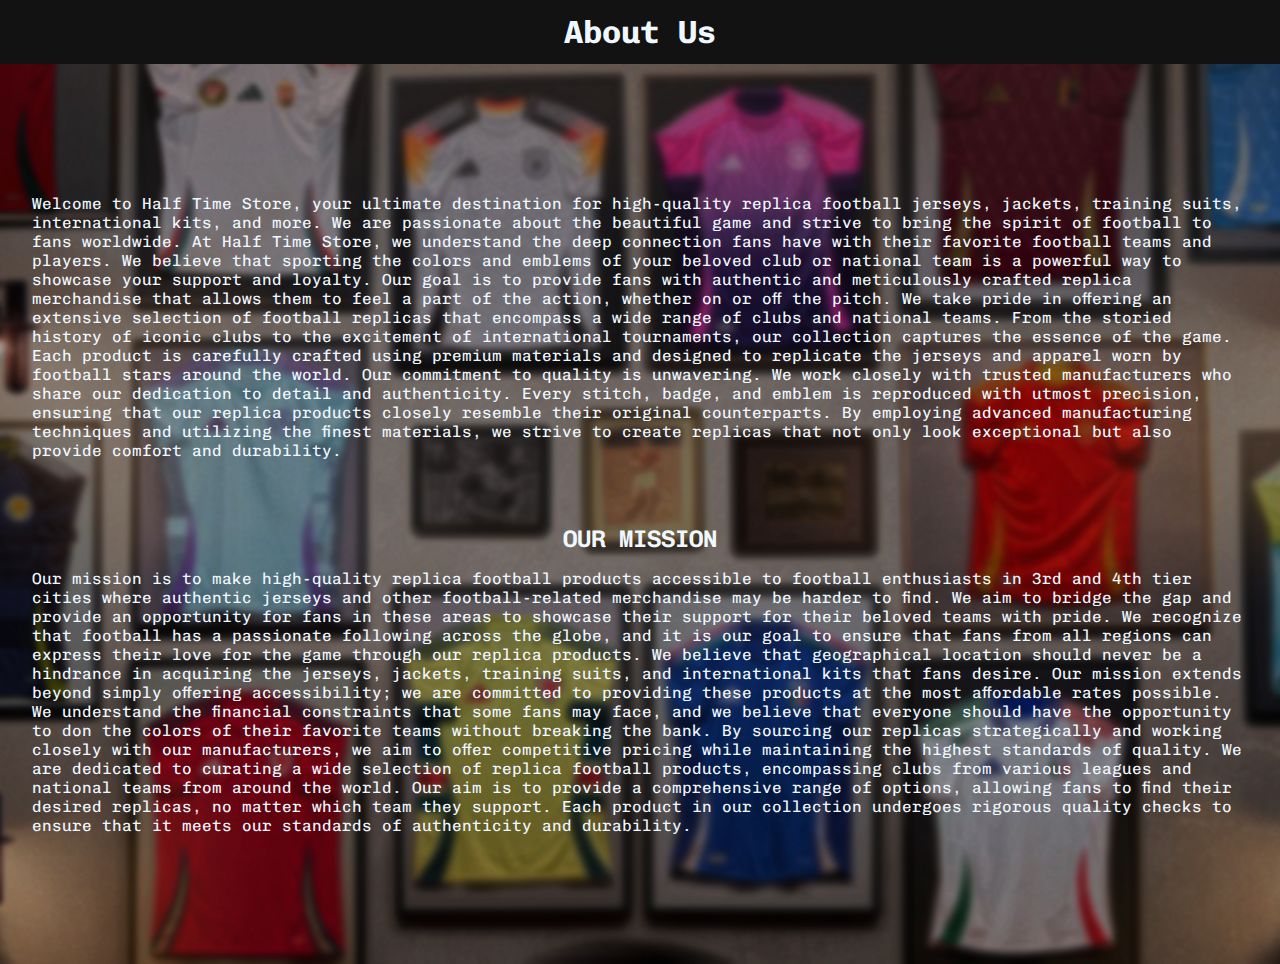
<file: about.html>
<!DOCTYPE html>
<html lang="en">

<head>
    <meta charset="UTF-8">
    <meta name="viewport" content="width=device-width, initial-scale=1.0">
    <title>About Us</title>
    <link rel="stylesheet" href="./aboutus-style.css">
    <link rel="preconnect" href="https://fonts.googleapis.com">
    <link rel="preconnect" href="https://fonts.gstatic.com" crossorigin>
    <link
        href="https://fonts.googleapis.com/css2?family=Bree+Serif&family=Chivo+Mono:ital,wght@0,100..900;1,100..900&family=Kanit:ital,wght@1,300&display=swap"
        rel="stylesheet">
</head>

<body>
    <div class="outer-container">
        <div class="head">
            <h1>About Us</h1>
        </div>
        <div class="container">
            <div class="first-box">
                <p>Welcome to Half Time Store, your ultimate destination for high-quality replica football jerseys,
                    jackets, training suits, international kits, and more. We are passionate about the beautiful game
                    and strive to bring the spirit of football to fans worldwide.
                    At Half Time Store, we understand the deep connection fans have with their favorite football teams
                    and players. We believe that sporting the colors and emblems of your beloved club or national team
                    is a powerful way to showcase your support and loyalty. Our goal is to provide fans with authentic
                    and meticulously crafted replica merchandise that allows them to feel a part of the action, whether
                    on or off the pitch.
                    We take pride in offering an extensive selection of football replicas that encompass a wide range of
                    clubs and national teams. From the storied history of iconic clubs to the excitement of
                    international tournaments, our collection captures the essence of the game. Each product is
                    carefully crafted using premium materials and designed to replicate the jerseys and apparel worn by
                    football stars around the world.
                    Our commitment to quality is unwavering. We work closely with trusted manufacturers who share our
                    dedication to detail and authenticity. Every stitch, badge, and emblem is reproduced with utmost
                    precision, ensuring that our replica products closely resemble their original counterparts. By
                    employing advanced manufacturing techniques and utilizing the finest materials, we strive to create
                    replicas that not only look exceptional but also provide comfort and durability.</p>
            </div>
            <div class="second-box">
                <h2>OUR MISSION</h2>
                <p>Our mission is to make high-quality replica football products accessible to football enthusiasts in
                    3rd and 4th tier cities where authentic jerseys and other football-related merchandise may be harder
                    to find. We aim to bridge the gap and provide an opportunity for fans in these areas to showcase
                    their support for their beloved teams with pride.
                    We recognize that football has a passionate following across the globe, and it is our goal to ensure
                    that fans from all regions can express their love for the game through our replica products. We
                    believe that geographical location should never be a hindrance in acquiring the jerseys, jackets,
                    training suits, and international kits that fans desire.
                    Our mission extends beyond simply offering accessibility; we are committed to providing these
                    products at the most affordable rates possible. We understand the financial constraints that some
                    fans may face, and we believe that everyone should have the opportunity to don the colors of their
                    favorite teams without breaking the bank. By sourcing our replicas strategically and working closely
                    with our manufacturers, we aim to offer competitive pricing while maintaining the highest standards
                    of quality.
                    We are dedicated to curating a wide selection of replica football products, encompassing clubs from
                    various leagues and national teams from around the world. Our aim is to provide a comprehensive
                    range of options, allowing fans to find their desired replicas, no matter which team they support.
                    Each product in our collection undergoes rigorous quality checks to ensure that it meets our
                    standards of authenticity and durability.</p>
            </div>
        </div>
    </div>

</body>

</html>
</file>
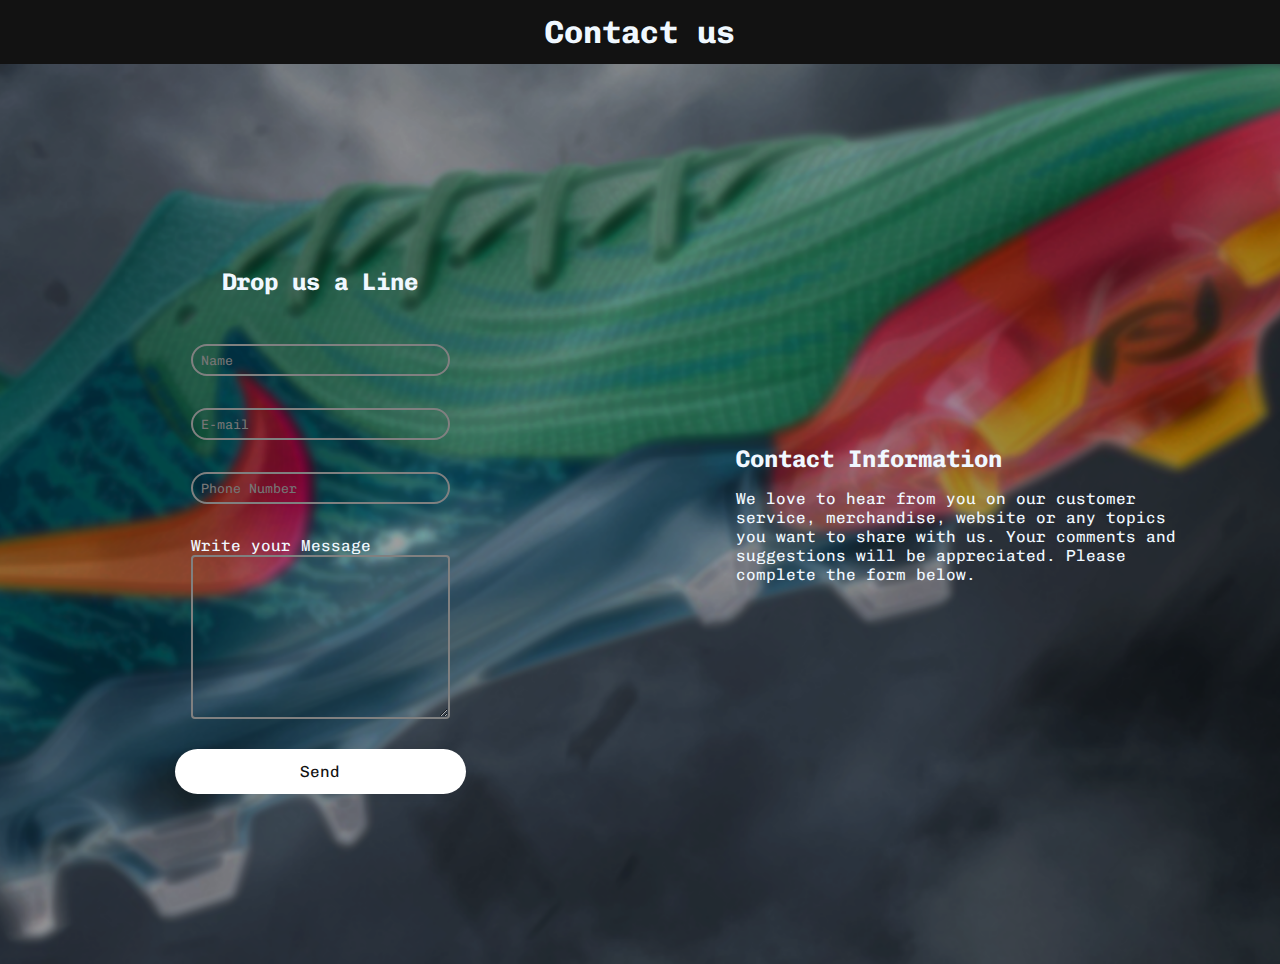
<file: contact-us.html>
<!DOCTYPE html>
<html lang="en">

<head>
    <meta charset="UTF-8">
    <meta name="viewport" content="width=device-width, initial-scale=1.0">
    <title>Contact Us</title>
    <link rel="stylesheet" href="./contact-us-style.css">
    <link rel="preconnect" href="https://fonts.googleapis.com">
    <link rel="preconnect" href="https://fonts.gstatic.com" crossorigin>
    <link
        href="https://fonts.googleapis.com/css2?family=Bree+Serif&family=Chivo+Mono:ital,wght@0,100..900;1,100..900&family=Kanit:ital,wght@1,300&display=swap"
        rel="stylesheet">
    <script src="./contact-us.js"></script>
</head>

<body>
    <div class="head">
        <h1>Contact us</h1>
    </div>
    <div class="container">
        <div class="leftbox" class="box">
            <div class="leftbox-head">
                <h2>Drop us a Line</h2>
            </div>
            <div>
                <form action="" name="myform" onsubmit="return validateform()">
                    <div class="input-box">
                        <input type="text" placeholder=" Name" name="name">
                    </div>
                    <div class="input-box">
                        <input type="email" placeholder=" E-mail" name="email">
                    </div>
                    <div class="input-box">
                        <input type="number" placeholder=" Phone Number" name="num" id="numloc">
                    </div>
                    <div class="input-box">
                        Write your Message <br><textarea class="text-box" name="Message" id="" cols="30" rows="10"></textarea>
                    </div>
                    <div class="btn-work">
                        <button type="submit" value="register" class="btn">Send</button>
                    </div>
                </form>
            </div>
        </div>
        <div class="rightbox" class="box">
            <div class="inner-rightbox">
                <h2 style="padding-bottom: 1rem;">Contact Information</h2>
            </div>
            <div class="inner-rightbox">
                <p>We love to hear from you on our customer service, merchandise, website or any topics you want to
                    share with us. Your comments and suggestions will be appreciated. Please complete the form below.
                </p>
            </div>
        </div>
    </div>
</body>

</html>
</file>
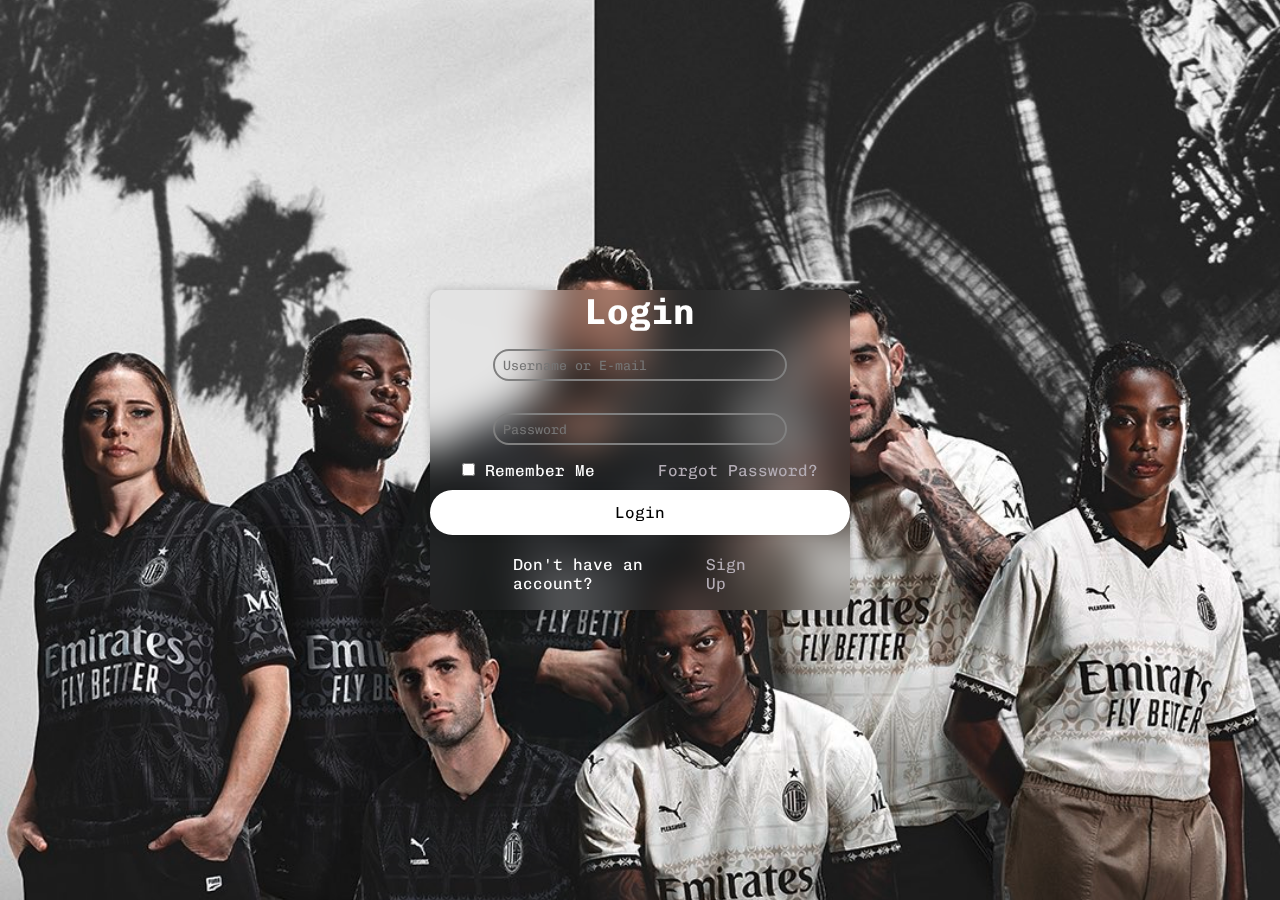
<file: login.html>
<!DOCTYPE html>
<html lang="en">

<head>
    <meta charset="UTF-8">
    <meta name="viewport" content="width=device-width, initial-scale=1.0">
    <title>Login</title>
    <link rel="stylesheet" href="./loginstyle.css">
    <link rel="preconnect" href="https://fonts.googleapis.com">
    <link rel="preconnect" href="https://fonts.gstatic.com" crossorigin>
    <link
        href="https://fonts.googleapis.com/css2?family=Bree+Serif&family=Chivo+Mono:ital,wght@0,100..900;1,100..900&family=Kanit:ital,wght@1,300&display=swap"
        rel="stylesheet">
    <script src="./login-script.js"></script>
</head>

<body>

    <div class="wrapper">
        <form action="" name="myform" onsubmit="return validateform()">
            <div class="inner-wrapper">
            <h1>Login</h1>
            <div class="input-box">
                <input type="text" placeholder=" Username or E-mail" name="name">
            </div>
            <div class="input-box">
                <input type="password" placeholder=" Password" name="password">
            </div>
            <div class="remember-forget">
                <label><input type="checkbox">  Remember Me</label>
                <a href="">Forgot Password?</a>
            </div>
            <div class="btn-work">
            <button type="submit" value="register" class="btn">Login</button>
            </div>
            <div class="register-link">
                <p>Don't have an account?</p>
                <a href="./signup.html">Sign Up</a>
            </div>
        </div>
        </form>
    </div>
</body>

</html>
</file>
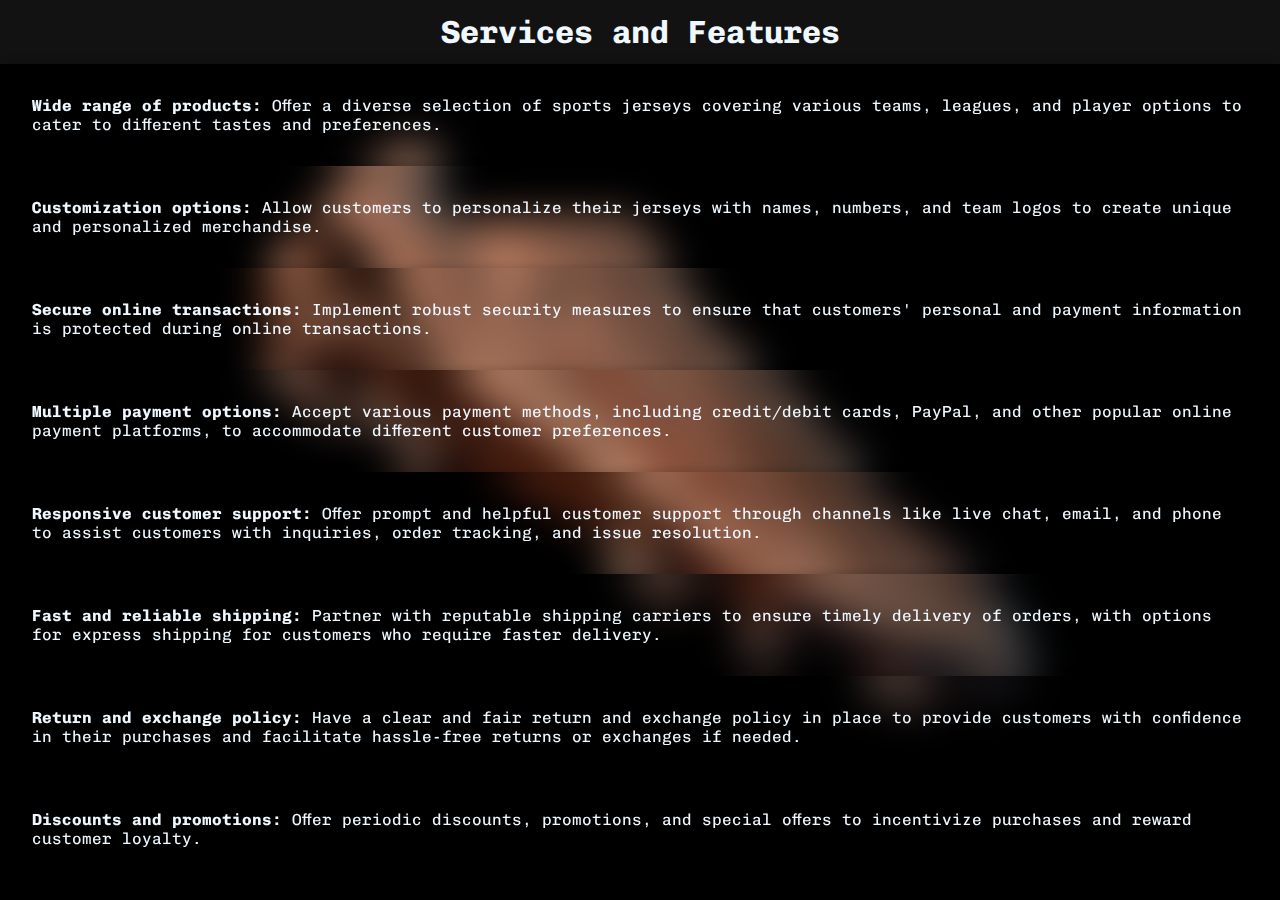
<file: services.html>
<!DOCTYPE html>
<html lang="en">
<head>
    <meta charset="UTF-8">
    <meta name="viewport" content="width=device-width, initial-scale=1.0">
    <title>Services and Features</title>
    <link rel="stylesheet" href="./services-style.css">
    <link rel="preconnect" href="https://fonts.googleapis.com">
    <link rel="preconnect" href="https://fonts.gstatic.com" crossorigin>
    <link
        href="https://fonts.googleapis.com/css2?family=Bree+Serif&family=Chivo+Mono:ital,wght@0,100..900;1,100..900&family=Kanit:ital,wght@1,300&display=swap"
        rel="stylesheet">
</head>
<body>
    <div class="heading">
        <h1>Services and Features</h1>
    </div>
    <div class="box">
        <p><b>Wide range of products:</b> Offer a diverse selection of sports jerseys covering various teams, leagues, and player options to cater to different tastes and preferences.</p>
        <p><b>Customization options:</b> Allow customers to personalize their jerseys with names, numbers, and team logos to create unique and personalized merchandise.</p>
        <p><b>Secure online transactions:</b> Implement robust security measures to ensure that customers' personal and payment information is protected during online transactions.</p>
        <p><b>Multiple payment options:</b> Accept various payment methods, including credit/debit cards, PayPal, and other popular online payment platforms, to accommodate different customer preferences.</p>
        <p><b>Responsive customer support:</b> Offer prompt and helpful customer support through channels like live chat, email, and phone to assist customers with inquiries, order tracking, and issue resolution.</p>
        <p><b>Fast and reliable shipping:</b> Partner with reputable shipping carriers to ensure timely delivery of orders, with options for express shipping for customers who require faster delivery.</p>
        <p><b>Return and exchange policy:</b> Have a clear and fair return and exchange policy in place to provide customers with confidence in their purchases and facilitate hassle-free returns or exchanges if needed.</p>
        <p><b>Discounts and promotions:</b> Offer periodic discounts, promotions, and special offers to incentivize purchases and reward customer loyalty.</p>
    </div>
</body>
</html>
</file>
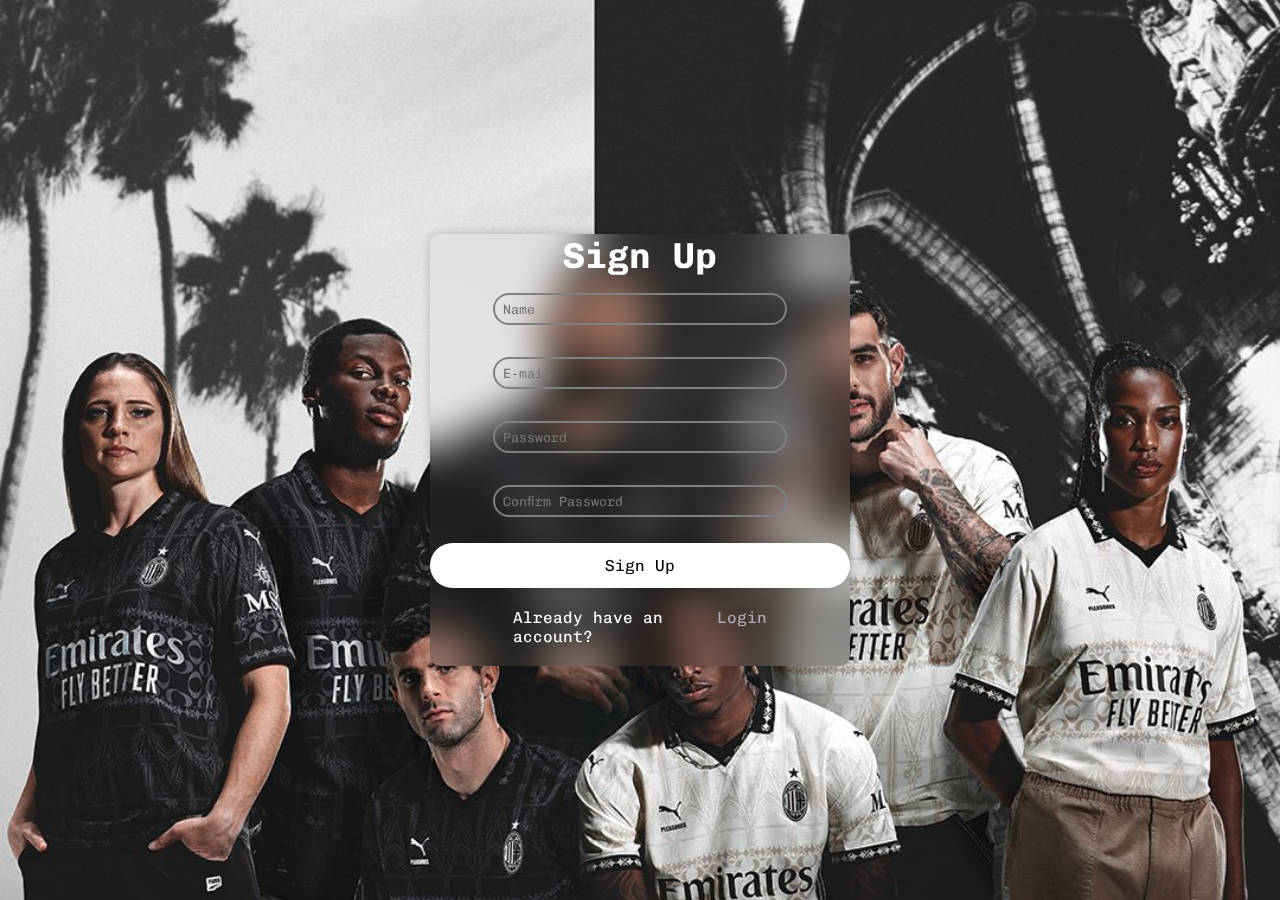
<file: signup.html>
<!DOCTYPE html>
<html lang="en">

<head>
    <meta charset="UTF-8">
    <meta name="viewport" content="width=device-width, initial-scale=1.0">
    <title>Sign Up</title>
    <link rel="stylesheet" href="./signup-style.css">
    <link rel="preconnect" href="https://fonts.googleapis.com">
    <link rel="preconnect" href="https://fonts.gstatic.com" crossorigin>
    <link
        href="https://fonts.googleapis.com/css2?family=Bree+Serif&family=Chivo+Mono:ital,wght@0,100..900;1,100..900&family=Kanit:ital,wght@1,300&display=swap"
        rel="stylesheet">
    <script src="./login-script.js"></script>
</head>

<body>

    <div class="wrapper">
        <form action="" name="myform" onsubmit="return validateform()">
            <div class="inner-wrapper">
            <h1>Sign Up</h1>
            <div class="input-box">
                <input type="text" placeholder=" Name" name="name">
            </div>
            <div class="input-box">
                <input type="email" placeholder=" E-mail" name="email">
            </div>
            <div class="input-box">
                <input type="password" placeholder=" Password" name="password">
            </div>
            <div class="input-box">
                <input type="password" placeholder=" Confirm Password">
            </div>
            <!-- <div class="remember-forget">
                <label><input type="checkbox">  Remember Me</label>
            </div> -->
            <div class="btn-work">
            <button type="submit" value="register" class="btn">Sign Up</button>
            </div>
            <div class="register-link">
                <p>Already have an account?</p>
                <a href="./login.html">Login</a>
            </div>
        </div>
        </form>
    </div>
</body>

</html>
</file>
<file: aboutus-style.css>
*{
    margin: 0;
    padding: 0;
    box-sizing: border-box;
    font-family: Chivo Mono;
    color:aliceblue;
}

body{
    min-height: 100vh;
    background-color: #121212;
    background: url('about\ bg\ final.png') repeat;
    background-size: cover;
    background-position: center;
    
}

.head{
    display: flex;
    justify-content: center;
    align-items: center;
    color: aliceblue;
    background-color: #121212;
    width: 100%;
    height: 4rem;
}


.container{
    display: flex;
    flex-direction: column;
    justify-content: center;
    align-items: center;
    height: 100vh;
}

.first-box{
    padding: 2rem;
}

.second-box{
    padding: 2rem;
    display: flex;
    flex-direction: column;
    justify-content: center;
    align-items: center;    
}

.second-box h2{
    font-weight: 600;
    padding-bottom: 1rem;
}
/* .outer-container{
    display: flex;
    flex-direction: column;
} */

@media (max-width:1033px){
    .container{
        height: 110vh;
    }
}

@media (max-width:930px){
    .container{
        height: 120vh;
    }
}

@media (max-width:800px){
    .container{
        height: 130vh;
    }
}

@media (max-width:730px){
    .container{
        height: 150vh;
    }
}

@media  (max-width: 650px){
    .container{
        height: 170vh;
    }
}

@media (max-width:570px){
    .container{
        height: 190vh;
    }
}
</file>
<file: contact-us-style.css>
*{
    margin: 0;
    padding: 0;
    box-sizing: border-box;
    font-family: Chivo Mono;
    color:aliceblue;
}

body{
    min-height: 100vh;
    background-color: #121212;
    background: url('contact\ us\ bg.png') repeat;
    background-size: cover;
    background-position: center;
    
}

.head{
    display: flex;
    justify-content: center;
    align-items: center;
    color: aliceblue;
    background-color: #121212;
    width: 100%;
    height: 4rem;
}

.container{
    display: flex;
    justify-content: center;
    align-items: center;
    width: 100%;
    height: 100vh;
}

.box{
    padding: 2rem;

}

.leftbox{
    display: flex;
    flex-direction: column;
    align-items: center;
    justify-content: center;
    width: 50%;
    height: 100%;
}

.leftbox-head{
    padding: 2rem;
}

.rightbox{
    display: flex;
    flex-direction: column;
    align-items: center;
    justify-content: center;
    width: 50%;
}

.inner-rightbox{
    display: flex;

    width: 70%;
}

.input-box input{
    width: 100%;
    height: 2rem;
    background: transparent;
    border: none;
    outline: none;
    border: 2px solid grey;
    border-radius: 40px;
    color: #fff5d4;
    /* padding: 2rem; */
}

.input-box input:hover{
    border: 2px solid rgb(20, 205, 103);
    transition: all 1s;
}

.input-box{
    padding: 1rem;
    width: 100%;
}

.text-box{
    background-color: transparent;
    border: none;
    outline: none;
    border: 2px solid grey;
    border-radius: 4px;
    color: #fff5d4;
}

.btn{
    height: 45px;
    width: 100%;
    background: #fff;
    border: none;
    outline: none;
    border-radius: 40px;
    box-shadow: 0 0 10px rgba(0, 0, 0, .1);
    cursor: pointer;
    font-size: 16px; 
    color: #121212;
}

.btn:hover{
    background-color: rgb(20, 205, 103);
    transition: all 1s;
}

.btn-work{
    width: 100%;
    padding-top: 10px;
}
</file>
<file: loginstyle.css>
*{
    margin: 0;
    padding: 0;
    box-sizing: border-box;
    font-family: Chivo Mono;

}

body{
    display: flex;
    justify-content: center;
    align-items: center;
    min-height: 100vh;
    background-color: #121212;
    background: url('GFznH__XMAAEhGj.jpg') no-repeat;
    background-size: cover;
    background-position: center;
}

.back-img{
    object-fit: cover;
    background-position: center;
    background-repeat: no-repeat;
    background-size: cover;
}

.wrapper{
    width: 420px;
    background: transparent ;
    height: 20rem;
    backdrop-filter: blur(20px);
    box-shadow:  0 0 10px rgba(0, 0, 0, .2);
    color: #fff;
    border-radius: 10px;
}

.inner-wrapper{
    display: flex;
    justify-content: center;
    align-items:center;
    flex-direction: column;
}
.wrapper h1{
    font-size: 36px;
    text-align: center;
}
.wrapper .input-box{
    width: 70%;
    height:2rem;
    margin: 1rem 0;
}

.input-box input{
    width: 100%;
    height: 100%;
    background: transparent;
    border: none;
    outline: none;
    border: 2px solid grey;
    border-radius: 40px;
    color: #fff5d4;
}
.remember-forget{
    width: 100%;
    display: flex;
    justify-content: space-around;
}

.input-box input:hover{
    border: 2px solid rgb(20, 205, 103);
    transition: all 1s;
}

a{
    color: rgb(179, 172, 181);
    text-decoration: none;
}
a:hover{
    color: rgb(156, 170, 238);
}
.register-link{
    width: 70%;
    display: flex;
    justify-content: space-around;
    padding: 20px;
}

.btn{
    height: 45px;
    width: 100%;
    background: #fff;
    border: none;
    outline: none;
    border-radius: 40px;
    box-shadow: 0 0 10px rgba(0, 0, 0, .1);
    cursor: pointer;
    font-size: 16px; 
}

.btn-work{
    width: 100%;
    padding-top: 10px;
}
.btn:hover{
    background-color: rgb(20, 205, 103);
    transition: all 1s;
}
</file>
<file: services-style.css>
*{
    margin: 0;
    padding: 0;
    box-sizing: border-box;
    font-family: Chivo Mono;
    color:aliceblue;
}

body{
    min-height: 100vh;
    background-color: #121212;
    background: url('services\ bg.png') repeat;
    background-size: cover;
    background-position: center;
    
}

.heading{
    display: flex;
    justify-content: center;
    align-items: center;
    color: aliceblue;
    background-color: #121212;
    width: 100%;
    height: 4rem;
}

.box{
    display: flex;
    justify-content: center;
    flex-direction: column;
}

p{
    padding: 2rem;
    backdrop-filter: blur(20px);
    box-shadow:  0 0 10px rgba(0, 0, 0, .2);
}
</file>
<file: signup-style.css>
*{
    margin: 0;
    padding: 0;
    box-sizing: border-box;
    font-family: Chivo Mono;
}

body{
    display: flex;
    justify-content: center;
    align-items: center;
    min-height: 100vh;
    background-color: #121212;
    background: url('GFznH__XMAAEhGj.jpg') no-repeat;
    background-size: cover;
    background-position: center;
}

.back-img{
    object-fit: cover;
    background-position: center;
    background-repeat: no-repeat;
    background-size: cover;
}

.wrapper{
    width: 420px;
    background: transparent ;
    height: 27rem;
    backdrop-filter: blur(20px);
    box-shadow:  0 0 10px rgba(0, 0, 0, .2);
    color: #fff;
    border-radius: 10px;
}

.inner-wrapper{
    display: flex;
    justify-content: center;
    align-items:center;
    flex-direction: column;
}
.wrapper h1{
    font-size: 36px;
    text-align: center;
}
.wrapper .input-box{
    width: 70%;
    height:2rem;
    margin: 1rem 0;
}

.input-box input{
    width: 100%;
    height: 100%;
    background: transparent;
    border: none;
    outline: none;
    border: 2px solid grey;
    border-radius: 40px;
    color: #fff5d4;
}
.remember-forget{
    width: 100%;
    display: flex;
    justify-content: space-around;
}


a{
    color: rgb(179, 172, 181);
    text-decoration: none;
}
a:hover{
    color: rgb(156, 170, 238);
}
.register-link{
    width: 70%;
    display: flex;
    justify-content: space-around;
    padding: 20px;
}

.input-box input:hover{
    border: 2px solid rgb(20, 205, 103);
    transition: all 1s;
}

.btn{
    height: 45px;
    width: 100%;
    background: #fff;
    border: none;
    outline: none;
    border-radius: 40px;
    box-shadow: 0 0 10px rgba(0, 0, 0, .1);
    cursor: pointer;
    font-size: 16px; 
}

.btn-work{
    width: 100%;
    padding-top: 10px;
}
.btn:hover{
    background-color: rgb(20, 205, 103);
    transition: all 1s;
}
</file>
